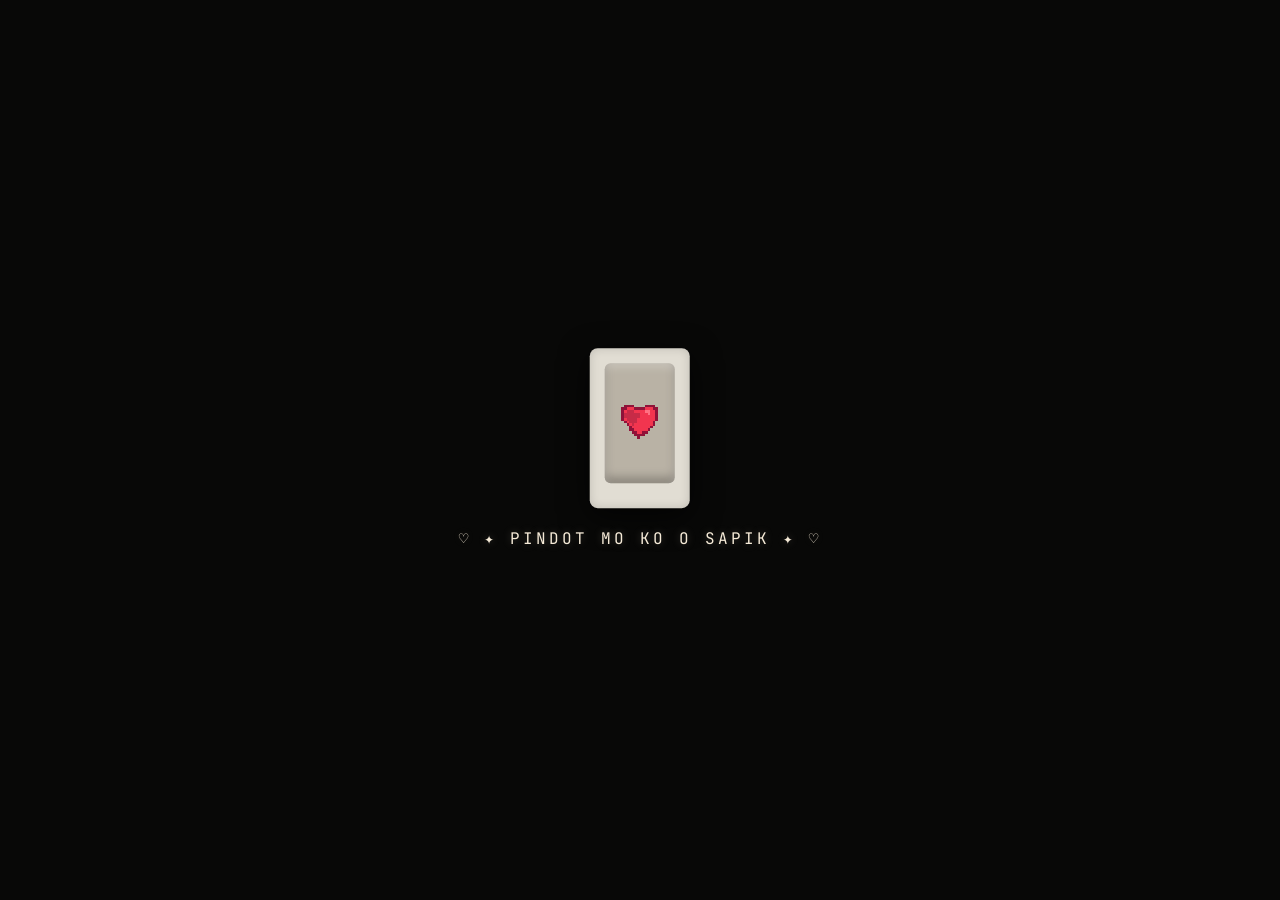
<file: index.html>
<!DOCTYPE html>
<html>
<head>
    <title>P♡J</title>
    <link rel="stylesheet" href="style.css">
</head>

<body>

    <div class="museum">

        <div class="light-switch-area">
            <div class="switch-plate">
                <button class="light-switch" id="lightSwitch">
                    <svg class="pixel-heart" viewBox="0 0 16 16" aria-hidden="true">
    <!-- dark red outline -->
    <path fill="#8f1239" d="
        M2 1h4v1h4V1h4v1h1v5h-1v2h-1v1h-1v1h-1v1h-1v1H8v1H7v-1H6v-1H5v-1H4V9H3V8H2V7H1V2h1z
    "/>

    <!-- pink/red inside -->
    <path fill="#f2354f" d="
        M3 2h3v1h4V2h3v1h1v4h-1v2h-1v1h-1v1H9v1H7v-1H6v-1H5V9H4V8H3V7H2V3h1z
    "/>

    <!-- lighter shaded section -->
    <path fill="#c72b47" d="
        M3 3h3v1h2v2H7v2H6v1H5V8H4V7H3V6H2V4h1z
    "/>

    <!-- tiny highlight -->
    <rect fill="#ff7182" x="10" y="3" width="2" height="1"/>
    <rect fill="#ff7182" x="11" y="4" width="1" height="1"/>
</svg>
                </button>
            </div>
<p class="switch-label">♡ ✦ PINDOT MO KO O SAPIK ✦ ♡</p>
        </div>

       <main class="museum-content">


    <p class="anniversary">
        happy quarter of a year with you ♡
    </p>

    <div class="scrapbook-cover" id="scrapbookCover">
        <img src="cover.png" alt="Our scrapbook">
    </div>

</main>
    </div>

    <script src="script.js"></script>

</body>
</html>
</file>
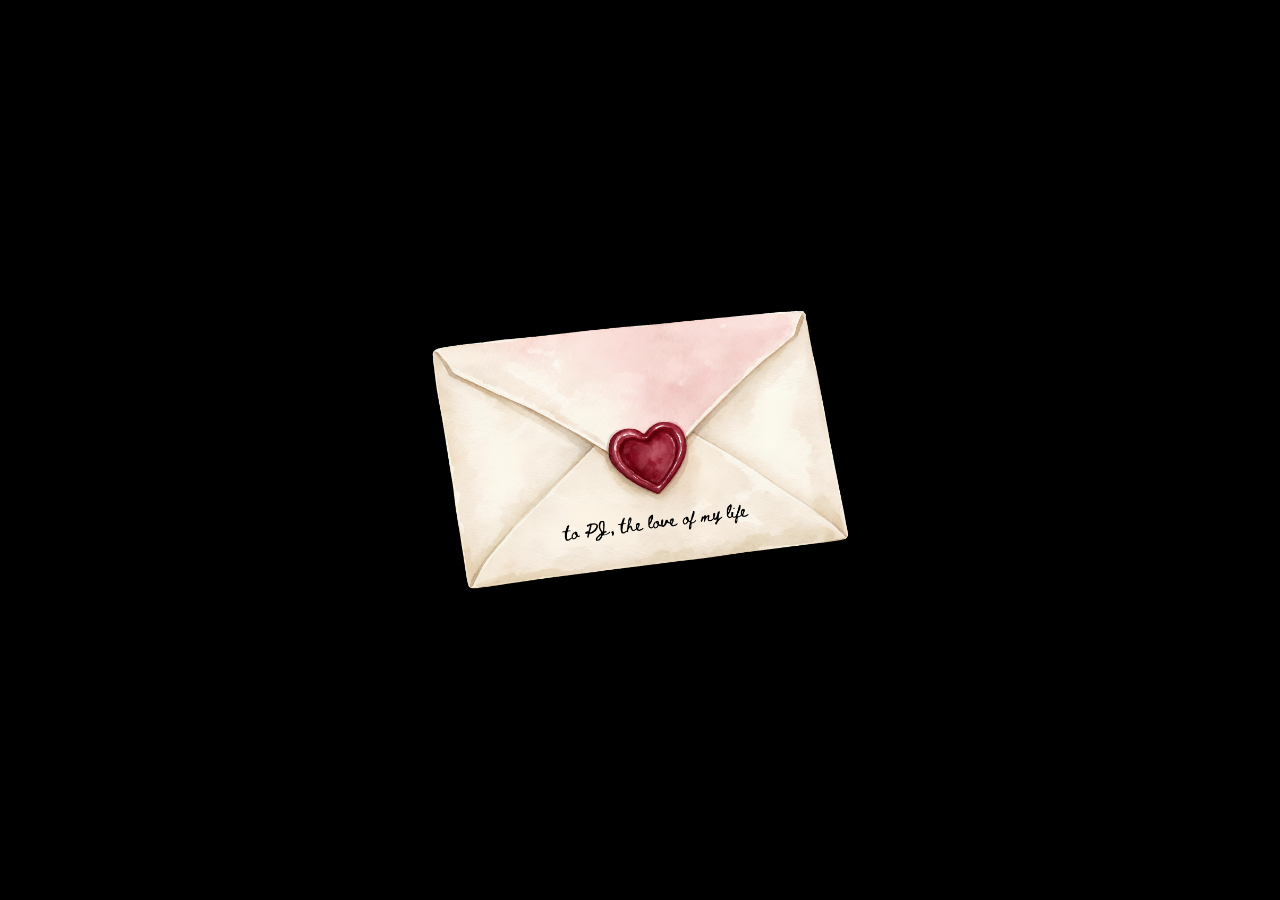
<file: envelope.html>
<!DOCTYPE html>
<html>
<head>
    <title>u r my forever</title>
    <link rel="stylesheet" href="style.css">
</head>

<body>
    
<main class="envelope-page">

    <img src="envelope.png" alt="Envelope" id="envelope">

</main>
    
    <script src="script.js"></script>
    
</body>
</html>
</file>
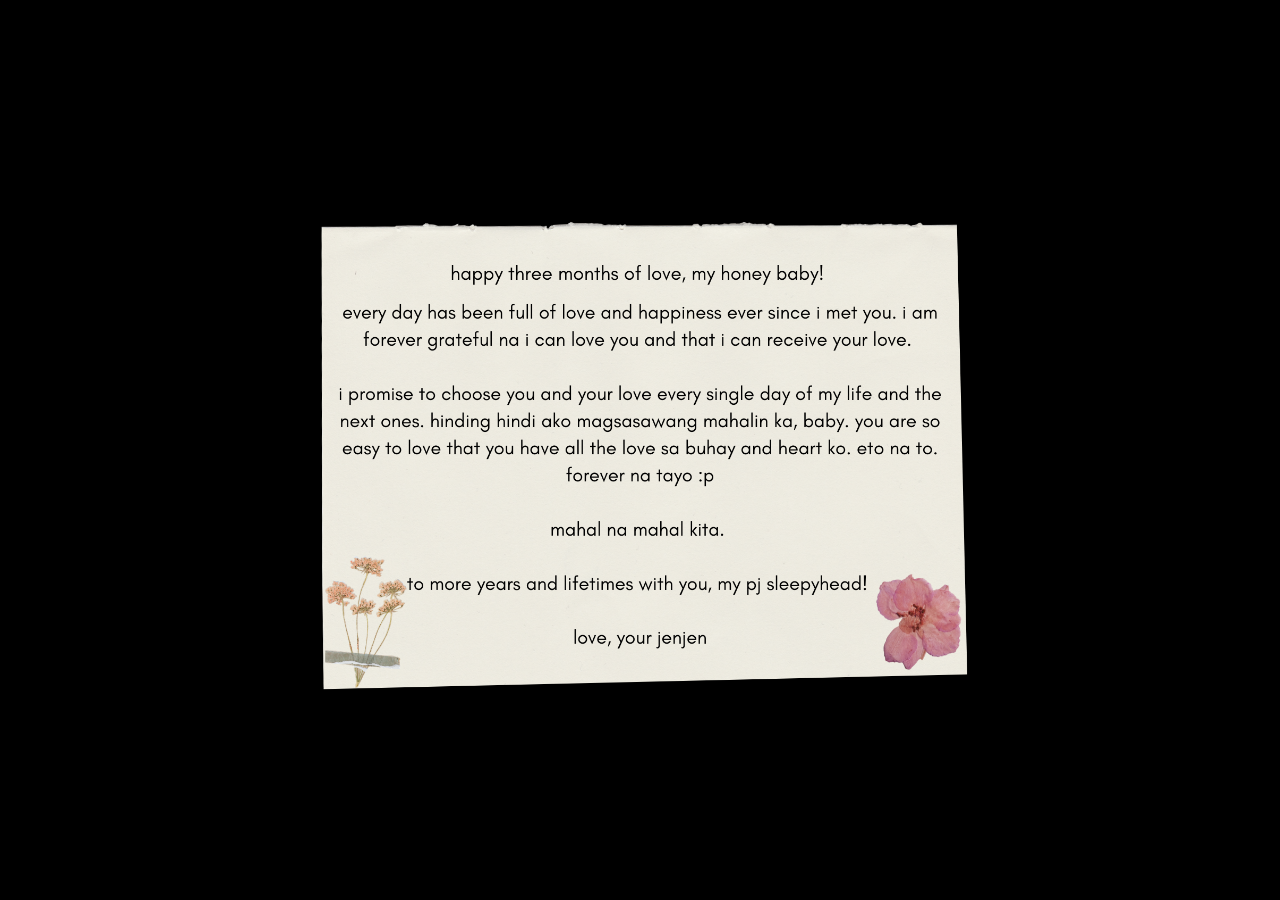
<file: letter.html>
<!DOCTYPE html>
<html>
<head>
    <title>to my honey baby</title>
    <link rel="stylesheet" href="style.css">
</head>

<body>

    <main class="letter-page">

        <img src="letter.png" alt="A letter for you">

    </main>

</body>
</html>
</file>
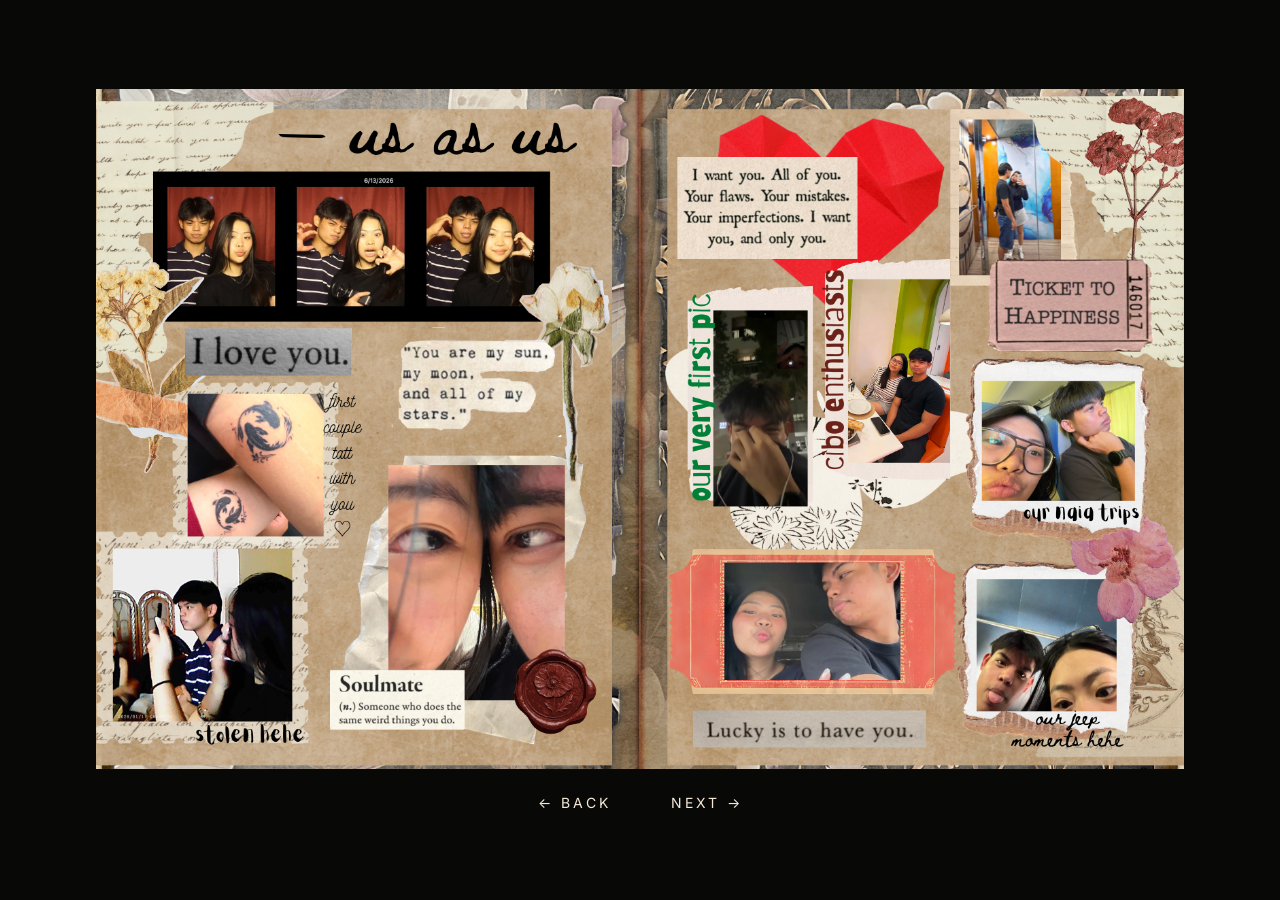
<file: scrapbook.html>
<!DOCTYPE html>
<html>
<head>
    <title>fave three months of my life</title>
    <link rel="stylesheet" href="style.css">
</head>

<body>

    <main class="scrapbook-page">

        <img src="page1.png" alt="Scrapbook page">
<div class="scrapbook-navigation">

    <a href="index.html" class="back-button">← BACK</a>

    <a href="scrapbook2.html" class="next-button">NEXT →</a>

</div>

    </main>
</body>
</html>
</file>
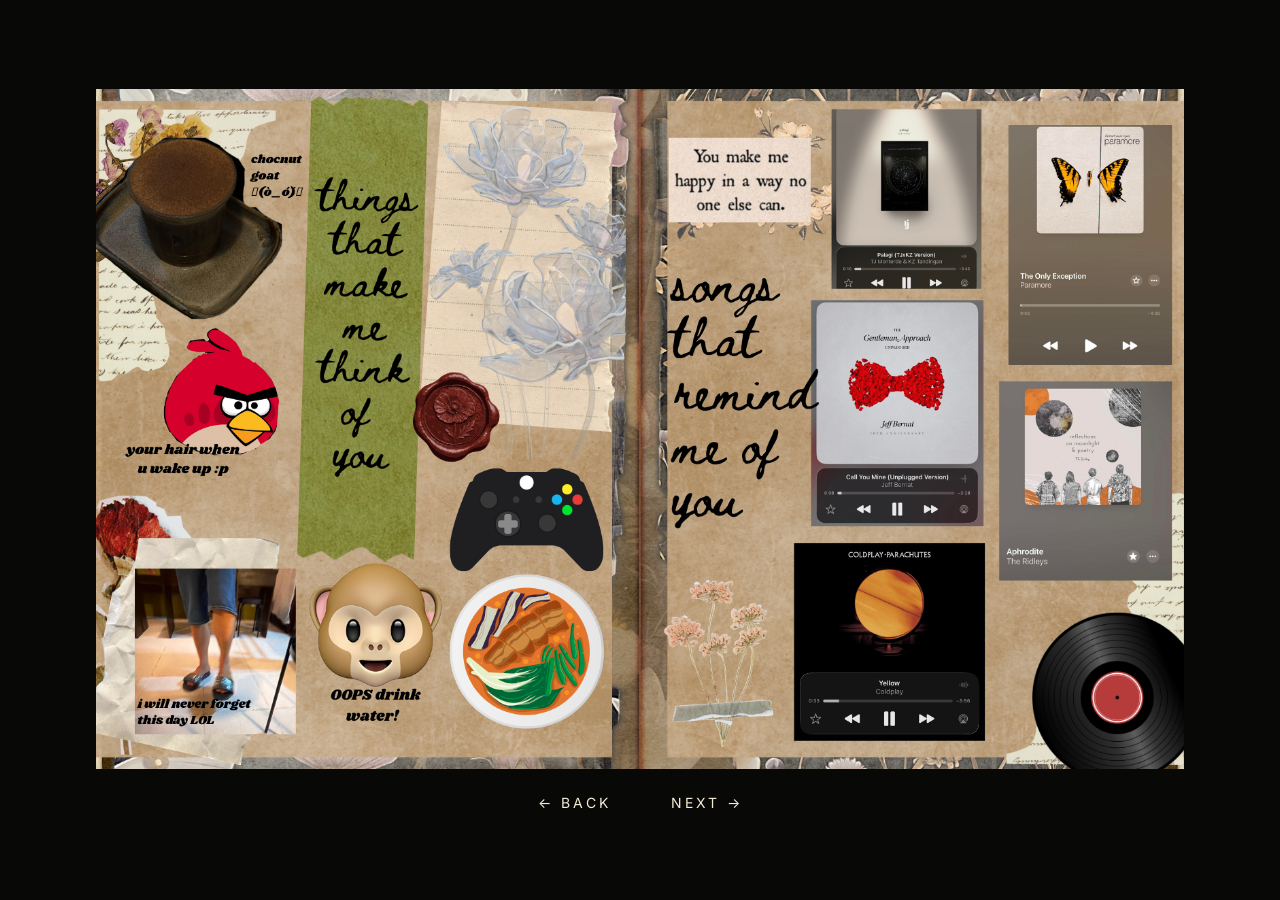
<file: scrapbook2.html>
<!DOCTYPE html>
<html>
<head>
    <title>mahal kita, my paborito</title>
    <link rel="stylesheet" href="style.css">
</head>

<body>

    <main class="scrapbook-page">

        <img src="page2.png" alt="Scrapbook page">

       <div class="scrapbook-navigation">

    <a href="scrapbook.html" class="back-button">← BACK</a>

    <a href="scrapbook3.html" class="next-button">NEXT →</a>

        </div>

    </main>

</body>
</html>
</file>
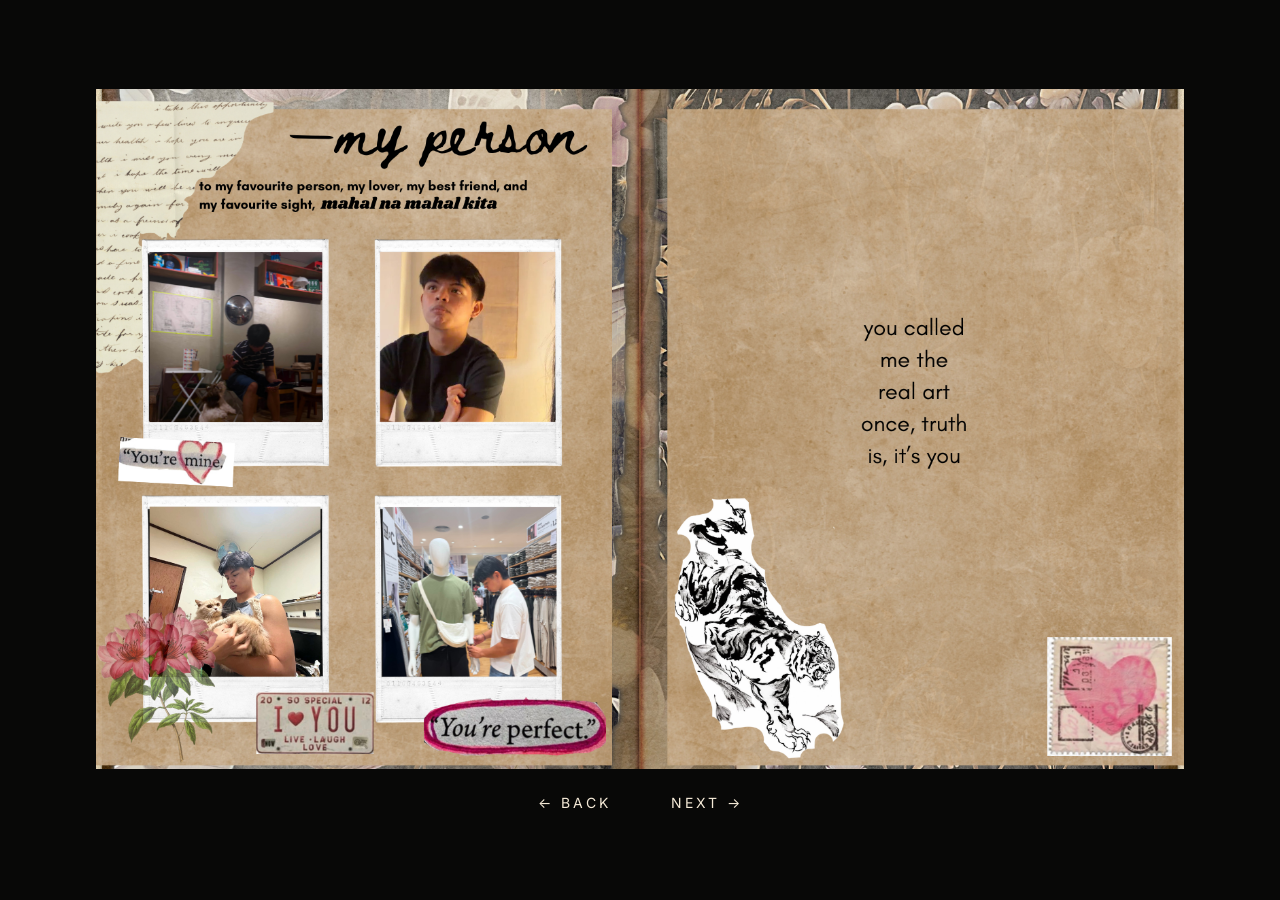
<file: scrapbook3.html>
<!DOCTYPE html>
<html>
<head>
    <title>i love you</title>
    <link rel="stylesheet" href="style.css">
</head>

<body>

    <main class="scrapbook-page">

    <img src="page3.png" alt="Scrapbook page">

   <div class="scrapbook-navigation">

    <a href="scrapbook2.html" class="back-button">← BACK</a>

    <a href="envelope.html" class="next-button">NEXT →</a>

    </div>

    </main>

</body>
</html>
</file>
<file: style.css>
/* ========================================
   P&J
   ======================================== */

@import url('https://fonts.googleapis.com/css2?family=Cormorant+Garamond:wght@400;500&family=Inter:wght@300;400&family=JetBrains+Mono:wght@400&display=swap');


/* ---------- PAGE ---------- */

* {
    box-sizing: border-box;
}

html,
body {
    width: 100%;
    height: 100%;
    margin: 0;
    overflow: hidden;
}

body {
    background: #080807;
    color: #f3efe5;
    font-family: 'Inter', sans-serif;
    transition: background 1.5s ease;
}

.museum {
    position: relative;
    width: 100%;
    height: 100vh;
}


/* ---------- LIGHT SWITCH ---------- */

.light-switch-area {
    position: absolute;
    top: 50%;
    left: 50%;
    width: max-content;
    text-align: center;
    transform: translate(-50%, -50%);
    z-index: 20;
    transition: opacity 0.8s ease;
}

.switch-plate {
    width: 100px;
    height: 160px;
    margin: 0 auto;
    padding: 15px;
    background: #e1ddd3;
    border-radius: 8px;
    box-shadow:
        0 8px 30px rgba(0, 0, 0, 0.7),
        inset 0 0 10px rgba(0, 0, 0, 0.15);
}

.light-switch {
    position: relative;
    display: flex;
    align-items: center;
    justify-content: center;
    width: 70px;
    height: 120px;
    padding: 0;
    border: none;
    border-radius: 6px;
    background: #b9b2a5;
    cursor: pointer;
    box-shadow:
        inset 0 4px 8px rgba(255, 255, 255, 0.25),
        inset 0 -6px 10px rgba(0, 0, 0, 0.25);
    transition: transform 0.2s ease;
}

.light-switch:active {
    transform: translateY(4px);
}


/* ---------- PIXEL HEART ---------- */

.pixel-heart {
    position: static;
    display: block;
    width: 42px;
    height: 42px;
    margin: 0;
    image-rendering: pixelated;
    shape-rendering: crispEdges;
    transition:
        opacity 0.3s ease,
        transform 0.3s ease;
}

.switch-label {
    width: 100%;
    margin: 18px 0 0;
    text-align: center;
    font-family: 'JetBrains Mono', monospace;
    font-size: 11px;
    letter-spacing: 2px;
    text-transform: uppercase;
    color: #777267;
}


/* ---------- MAIN CONTENT ---------- */

.museum-content {
    position: absolute;
    inset: 0;
    display: flex;
    flex-direction: column;
    align-items: center;
    justify-content: center;
    text-align: center;
    opacity: 0;
    transition: opacity 1.5s ease;
}

h1 {
    margin: 0;
    font-family: 'JetBrains Mono', monospace;
    font-size: clamp(55px, 8vw, 90px);
    font-weight: 400;
    letter-spacing: 6px;
    text-align: center;
}
.subtitle {
    margin: 20px 0 0;
    font-size: 16px;
    font-weight: 300;
    letter-spacing: 2px;
    color: #bdb6a8;
    text-align: center;
}

.anniversary {
    margin: 26px 0 0;
    font-size: 14px;
    font-weight: 300;
    color: #f3efe5;
    text-align: center;
}


/* ---------- LIGHTS ON ---------- */

body.lights-on {
    background:
        radial-gradient(
            circle at 50% 45%,
            #403b2f 0%,
            #171613 45%,
            #080807 100%
        );
}

body.lights-on .museum-content {
    opacity: 1;
}


/* ---------- HIDE SWITCH AFTER CLICK ---------- */

body.lights-on .light-switch-area {
    opacity: 0;
    pointer-events: none;
}


/* ---------- SCRAPBOOK COVER ---------- */

.scrapbook-cover {
    margin-top: 35px;
    width: min(360px, 55vw);
    cursor: pointer;
    transition: transform 0.4s ease, filter 0.4s ease;
    animation: coverEntrance 1s ease forwards;
}

@keyframes coverEntrance {
    from {
        opacity: 0;
        transform: translateY(15px) scale(0.96);
    }

    to {
        opacity: 1;
        transform: translateY(0) scale(1);
    }
}

.scrapbook-cover img {
    display: block;
    width: 100%;
    height: auto;
    border-radius: 2px;
    box-shadow:
        0 12px 35px rgba(0, 0, 0, 0.45);
}

.scrapbook-cover:hover {
    transform: translateY(-6px) scale(1.02);
    filter: brightness(1.05);
}

/* ---------- SCRAPBOOK PAGES ---------- */

.scrapbook-page {
    min-height: 100vh;
    display: flex;
    flex-direction: column;
    justify-content: center;
    align-items: center;
    padding: 40px;
    box-sizing: border-box;
    animation: scrapbookFadeIn 0.8s ease forwards;
}

@keyframes scrapbookFadeIn {
    from {
        opacity: 0;
    }

    to {
        opacity: 1;
    }
}

.scrapbook-page img {
    display: block;
    width: min(1300px, 85vw);
    height: auto;
}

/* ---------- SWITCH LABEL ---------- */

.switch-label {
    color: #f5ead7;
    font-size: 16px;
    letter-spacing: 3px;
    text-align: center;
    line-height: 1.6;
    margin-top: 18px;
    white-space: nowrap;
    text-shadow: 0 0 8px rgba(245, 234, 215, 0.25);
}

/* ---------- SCRAPBOOK NAVIGATION ---------- */

.scrapbook-navigation {
    display: flex;
    justify-content: center;
    align-items: center;
    gap: 60px;
    margin-top: 25px;
}

.back-button,
.next-button {
    color: #f5ead7;
    text-decoration: none;
    font-size: 14px;
    letter-spacing: 3px;
    transition: opacity 0.3s ease;
}

.back-button:hover,
.next-button:hover {
    opacity: 0.6;
}
/* ---------- ENVELOPE PAGE ---------- */

.envelope-page {
    min-height: 100vh;
    display: flex;
    justify-content: center;
    align-items: center;
    padding: 40px;
    box-sizing: border-box;
    background: #000;
}

.envelope-page img {
    display: block;
    width: min(850px, 75vw);
    height: auto;
}

/* ---------- LETTER PAGE ---------- */
.letter-page {
    min-height: 100vh;
    display: flex;
    justify-content: center;
    align-items: center;
    padding: 40px;
    box-sizing: border-box;
    background: #000;
    animation: letterFadeIn 0.8s ease forwards;
}

@keyframes letterFadeIn {
    from {
        opacity: 0;
    }

    to {
        opacity: 1;
    }
}

.letter-page img {
    display: block;
    width: min(850px, 75vw);
    height: auto;
}
</file>
